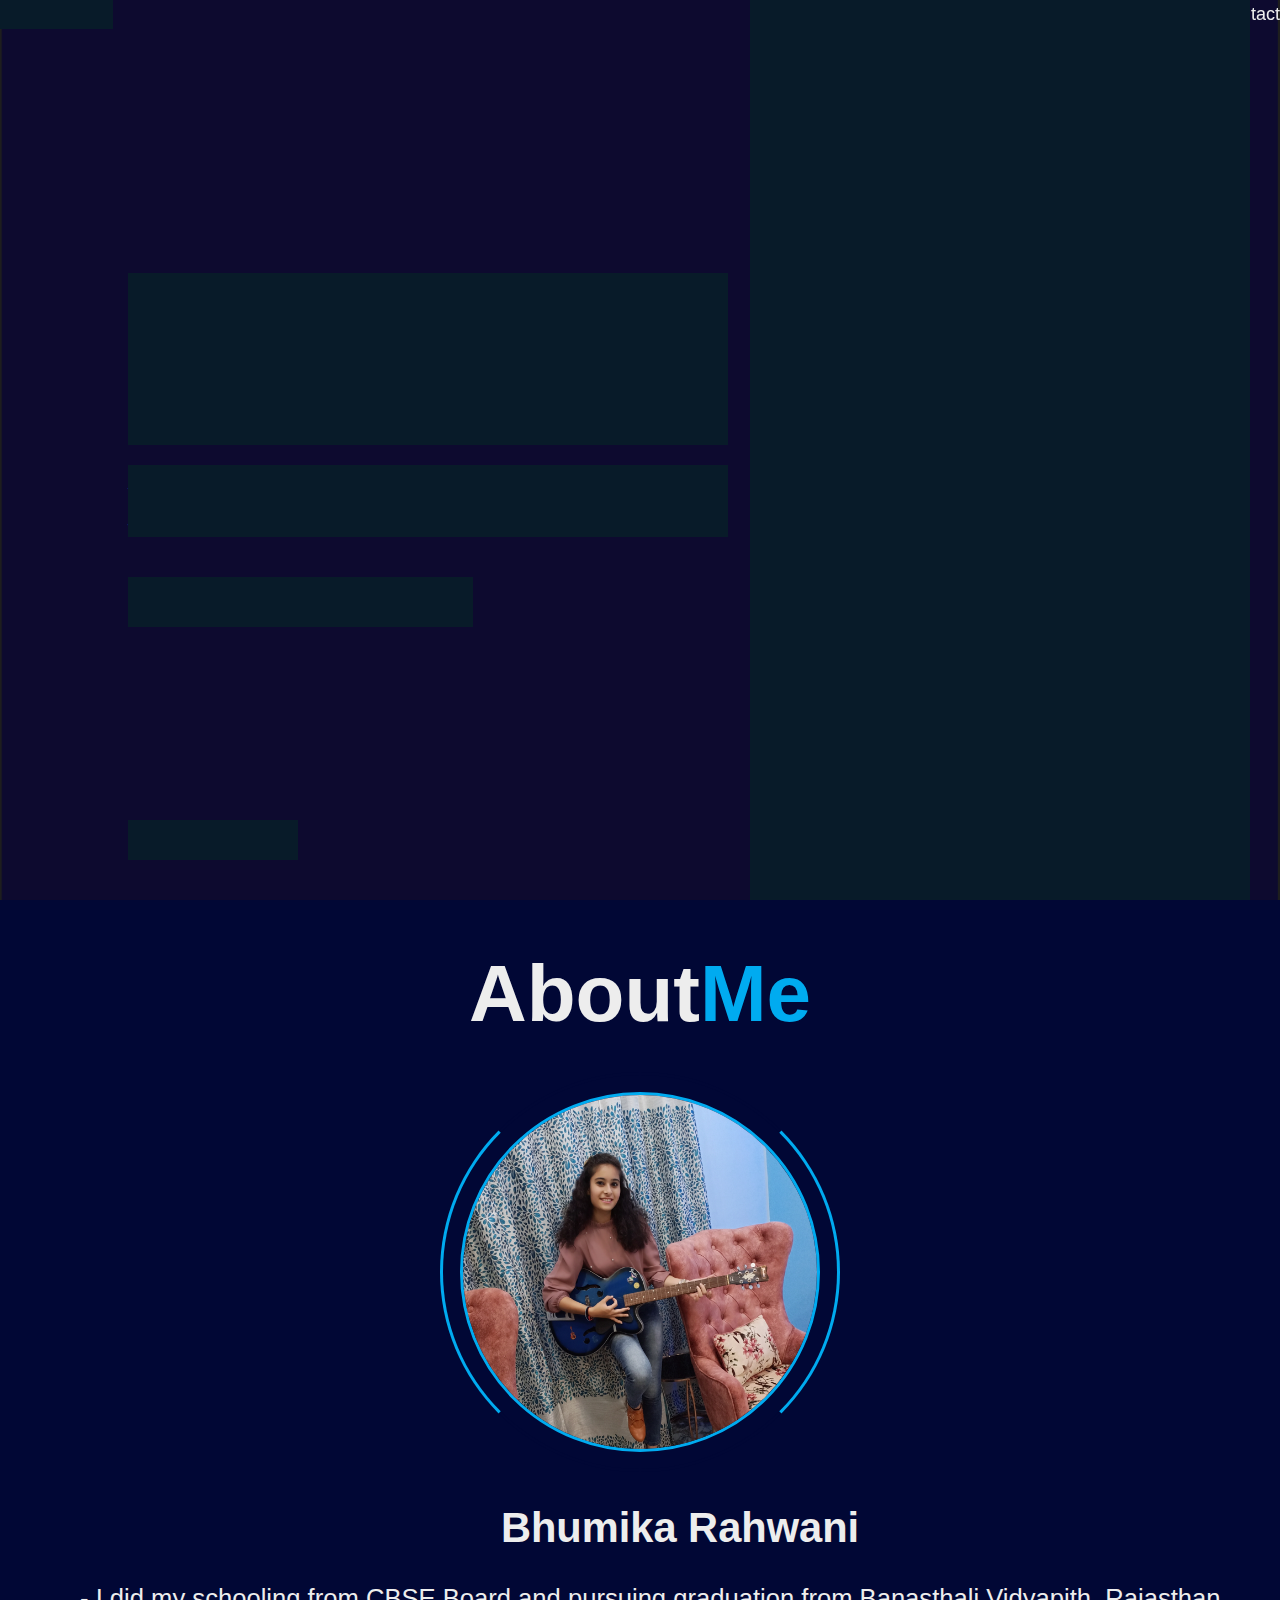
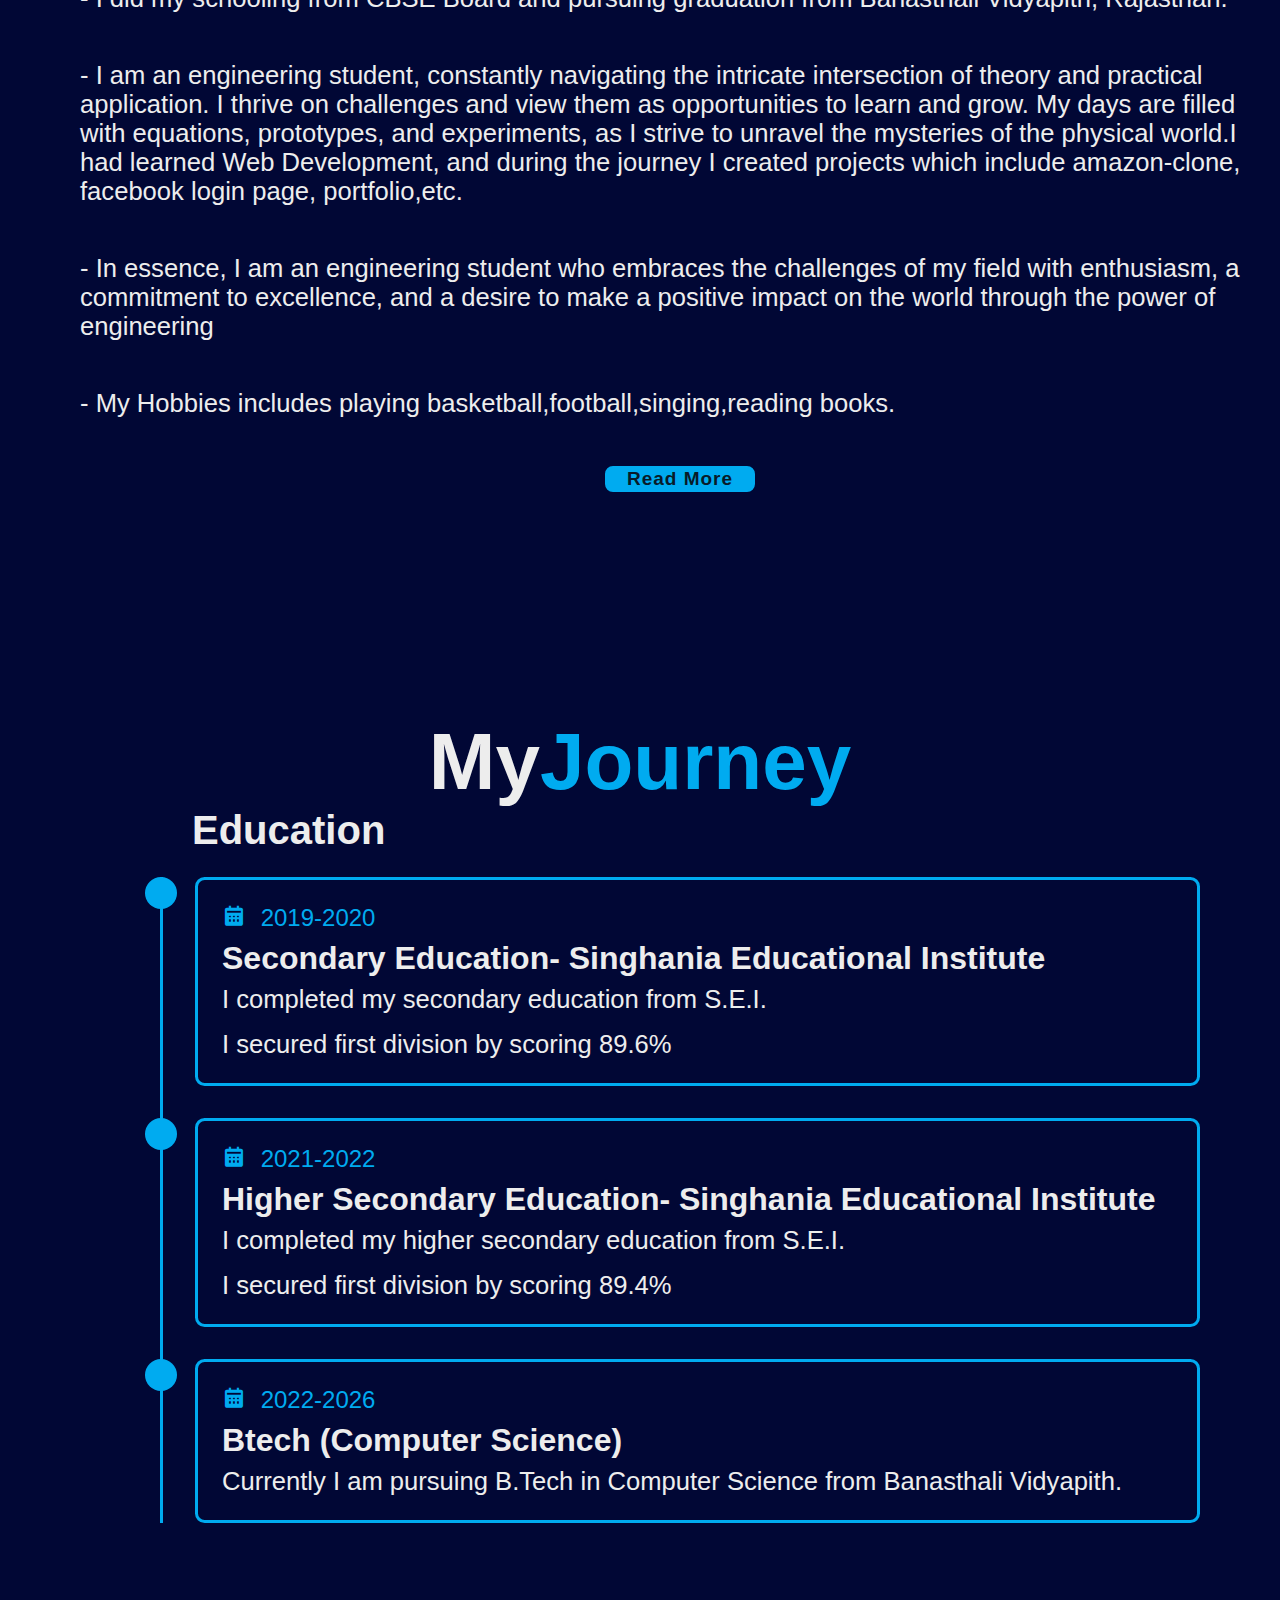
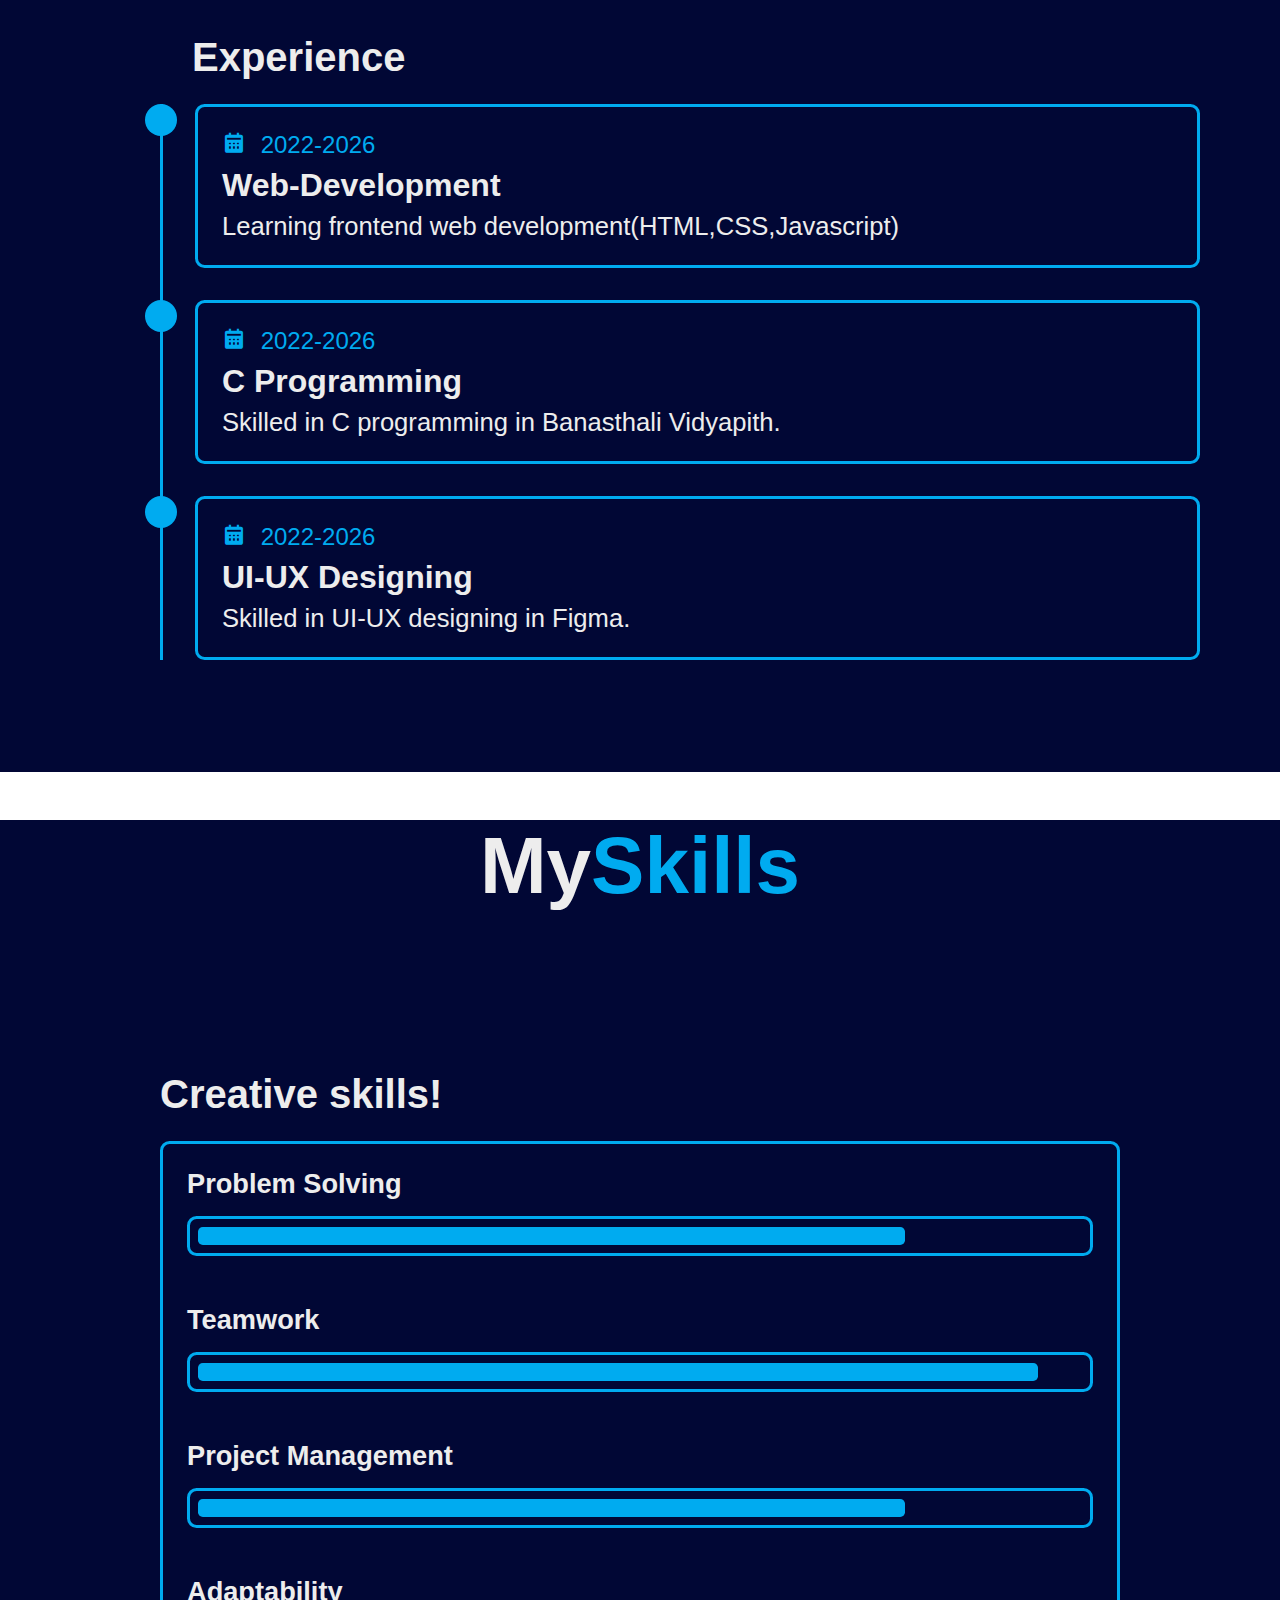
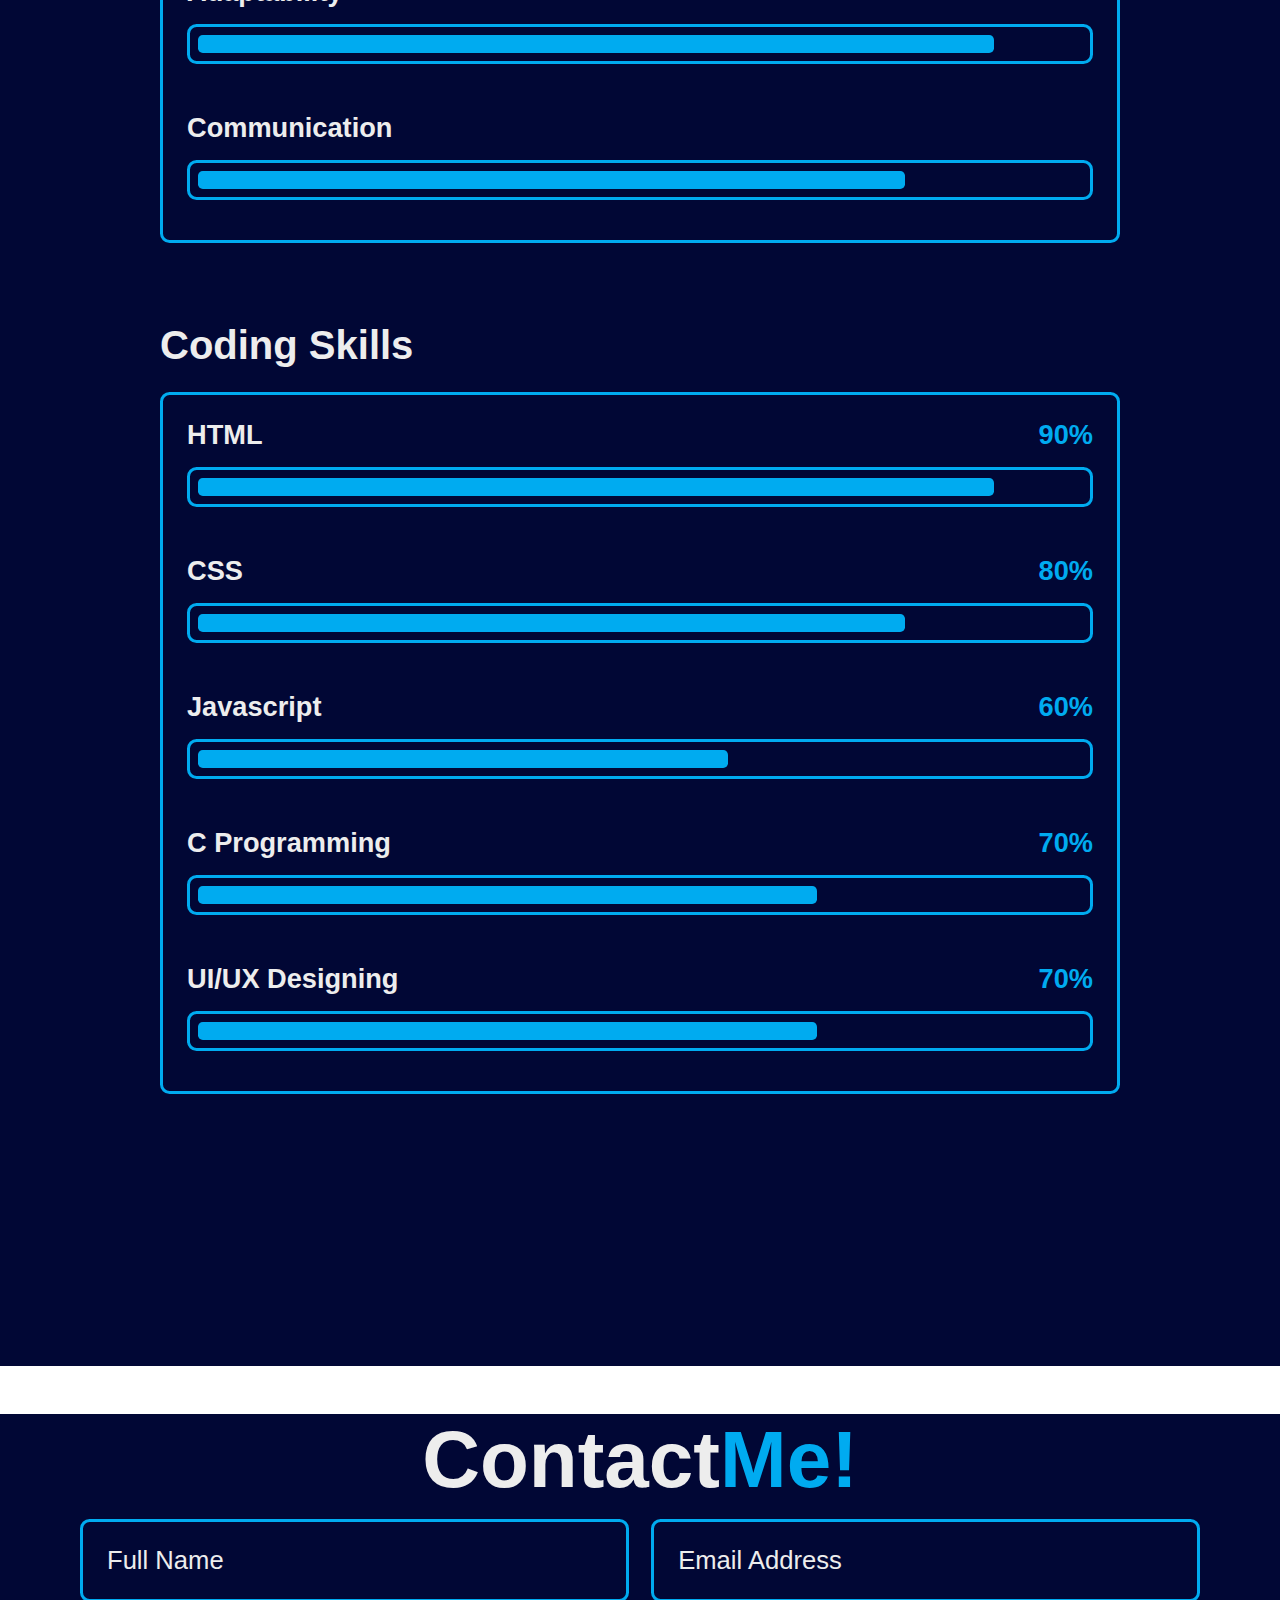
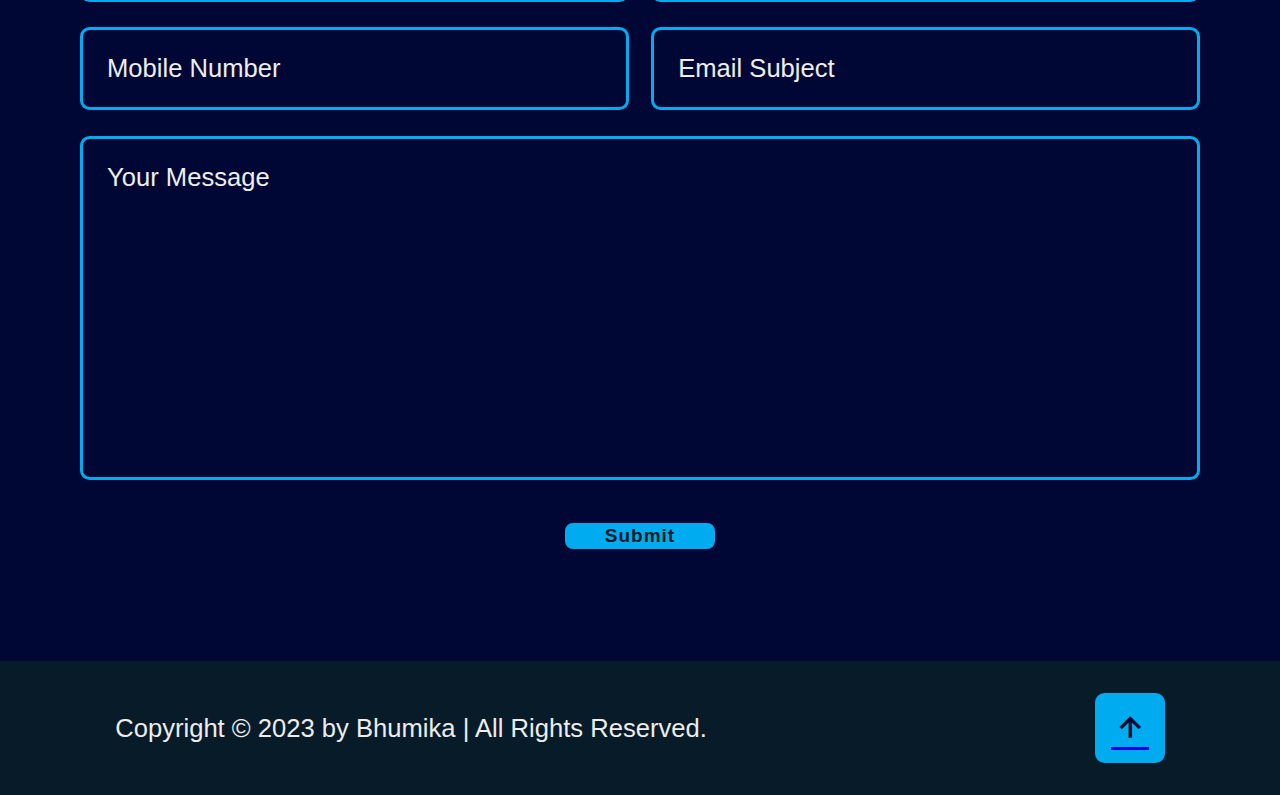
<file: index.html>
<!DOCTYPE html>
<html lang="en">
<head>
    <meta charset="UTF-8">
    <meta name="viewport" content="width=device-width, initial-scale=1.0">
    <title>Portfolio</title>
    <link rel="stylesheet" href="style.css">
    <link href='https://unpkg.com/boxicons@2.1.4/css/boxicons.min.css' rel='stylesheet'>
</head>
<body>
    <header class="header">
        <a href="#" class="logo">Bhumika.</a>
        <nav class="navbar">
            <a href="#home" class="active">Home</a>
            <a href="#about">About</a>
            <a href="#education">Education</a>
            <a href="#skills">Skills</a>
            <a href="#contact">Contact</a>
        </nav>
    </header>
    <section class="home">
        <div class="home-content">
            <h1>Hi, I'm Bhumika Rahwani</h1>
            <h3>Software Developer</h3>
            <p>I am a dedicated and enthusiastic computer science student with a strong passion for technology and problem-solving. Currently pursuing my B.Tech degree in Computer Science, I have embarked on a journey to explore and understand the vast and ever-evolving world of computing.</p>
            <div class="button-box">
                <a href="#">Hire Me</a>
                <a href="#">Let's Talk</a>
            </div>
        </div>
        <div class="home-sci">
            <a href="https://github.com/BhumikaRahwani?tab=repositories"><i class='bx bxl-github'></i></a>
            <a href="https://www.instagram.com/bhumikarahwani_01/?next=%2F&hl=en"><i class='bx bxl-instagram' ></i></a>
            <a href="https://www.linkedin.com/in/bhumika-rahwani-b34359260/"><i class='bx bxl-linkedin' ></i></a>
        </div>
        <span class="home-imghover"></span>
    </section>
    <section class="about" id="about">
        <h2 class="heading">About<span>Me</span></h2>
        <div class="about-img">
            <img src="img/Screenshot 2023-10-03 152716.png" alt="">
            <span class="circle-spin"></span>
        </div>
        <div class="about-content">
            <h3>Bhumika Rahwani</h3>
            <p>- I did my schooling from CBSE Board and pursuing graduation from Banasthali Vidyapith, Rajasthan.</p>
            <p>- I am an engineering student, constantly navigating the intricate intersection of theory and practical application. I thrive on challenges and view them as opportunities to learn and grow. My days are filled with equations, prototypes, and experiments, as I strive to unravel the mysteries of the physical world.I had learned Web Development, and during the journey I created projects which include amazon-clone, facebook login page, portfolio,etc.</p>
            <p>- In essence, I am an engineering student who embraces the challenges of my field with enthusiasm, a commitment to excellence, and a desire to make a positive impact on the world through the power of engineering</p>
            <p>- My Hobbies includes playing basketball,football,singing,reading books.</p>
            <div class="button-box">
                <a href="#" class="btn">Read More</a>
            </div>
        </div>
    </section>
    <section class="education" id="education">
        <h2 class="heading">My<span>Journey</span></h2>
        <div class="education-row">
            <div class="education-column">
                <h3 class="title">Education</h3>
                <div class="education-box">
                    <div class="education-content">
                        <div class="content">
                            <div class="year"><i class='bx bxs-calendar'></i> 2019-2020</div>
                            <h3>Secondary Education- Singhania Educational Institute</h3>
                            <p>I completed my secondary education from S.E.I.<p>
                            <p>I secured first division by scoring 89.6%</p>
                        </div>
                    </div>
                    <div class="education-content">
                        <div class="content">
                            <div class="year"><i class='bx bxs-calendar'></i> 2021-2022</div>
                            <h3>Higher Secondary Education- Singhania Educational Institute</h3>
                            <p>I completed my higher secondary education from S.E.I.<p>
                            <p>I secured first division by scoring 89.4%</p>
                        </div>
                    </div>
                    <div class="education-content">
                        <div class="content">
                            <div class="year"><i class='bx bxs-calendar'></i> 2022-2026</div>
                            <h3>Btech (Computer Science)</h3>
                            <p>Currently I am pursuing B.Tech in Computer Science from Banasthali Vidyapith.</p>
                        </div>
                    </div>
                </div>
            </div>
            <div class="education-column">
                <h3 class="title">Experience</h3>
                <div class="education-box">
                    <div class="education-content">
                        <div class="content">
                            <div class="year"><i class='bx bxs-calendar'></i> 2022-2026</div>
                            <h3>Web-Development</h3>
                            <p>Learning frontend web development(HTML,CSS,Javascript)</p>
                        </div>
                    </div>
                    <div class="education-content">
                        <div class="content">
                            <div class="year"><i class='bx bxs-calendar'></i> 2022-2026</div>
                            <h3>C Programming</h3>
                            <p>Skilled in C programming in Banasthali Vidyapith.</p>
                        </div>
                    </div>
                    <div class="education-content">
                        <div class="content">
                            <div class="year"><i class='bx bxs-calendar'></i> 2022-2026</div>
                            <h3>UI-UX Designing</h3>
                            <p>Skilled in UI-UX designing in Figma.</p>
                        </div>
                    </div>
                </div>
            </div>
        </div>
    </section>
    <section class="skills" id="skills">
        <h2 class="heading">My<span>Skills</span></h2>
        <div class="skills-row">
            <div class="skills-column">
                <h3 class="title">Creative skills!</h3>
                <div class="skills-box">
                    <div class="skills-content">
                        <div class="progress">
                            <h3>Problem Solving</h3>
                            <div class="bar"><span></span></div>
                        </div>
                        <div class="progress">
                            <h3>Teamwork</h3>
                            <div class="bar"><span></span></div>
                        </div>
                        <div class="progress">
                            <h3>Project Management</h3>
                            <div class="bar"><span></span></div>
                        </div>
                        <div class="progress">
                            <h3>Adaptability</h3>
                            <div class="bar"><span></span></div>
                        </div>
                        <div class="progress">
                            <h3>Communication</h3>
                            <div class="bar"><span></span></div>
                        </div>
                    </div>
                </div>
            </div>
            <div class="skills-column">
                <h3 class="title">Coding Skills</h3>
                <div class="skills-box">
                    <div class="skills-content">
                        <div class="progress">
                            <h3>HTML<span>90%</span></h3>
                            <div class="bar"><span></span></div>
                        </div>

                        <div class="progress">
                            <h3>CSS<span>80%</span></h3>
                            <div class="bar"><span></span></div>
                        </div>

                        <div class="progress">
                            <h3>Javascript<span>60%</span></h3>
                            <div class="bar"><span></span></div>
                        </div>

                        <div class="progress">
                            <h3>C Programming<span>70%</span></h3>
                            <div class="bar"><span></span></div>
                        </div>

                        <div class="progress">
                            <h3>UI/UX Designing<span>70%</span></h3>
                            <div class="bar"><span></span></div>
                        </div>
                    </div>
                </div>
            </div>
        </div>
    </section>
    <section class="contact" id="contact">
        <h2 class="heading">Contact<span>Me!</span></h2>
        <form action="#">
            <div class="input-box">
                <div class="input-field">
                    <input type="text" placeholder="Full Name" required>
                    <span class="focus"></span>
                </div>
                <div class="input-field">
                    <input type="text" placeholder="Email Address" required>
                    <span class="focus"></span>
                </div>
            </div>
            <div class="input-box">
                <div class="input-field">
                    <input type="number" placeholder="Mobile Number" required>
                    <span class="focus"></span>
                </div>
                <div class="input-field">
                    <input type="text" placeholder="Email Subject" required>
                    <span class="focus"></span>
                </div>
            </div>
            <div class="textarea-field">
                <textarea name="" id="" cols="30" rows="10" placeholder="Your Message" required></textarea>
                <span class="focus"></span>
            </div>
            <div class="button-box">
                <button type="submit" class="btn">Submit</button>
            </div>
        </form>
    </section>
    <footer class="footer">
        <div class="footer-text">
            <p>Copyright &copy; 2023 by Bhumika | All Rights Reserved.</p>
        </div>
        <div class="footer-iconTop">
            <a href="#"><i class='bx bx-up-arrow-alt'></i></a>
        </div>
    </footer>
</body>
</html>
</file>
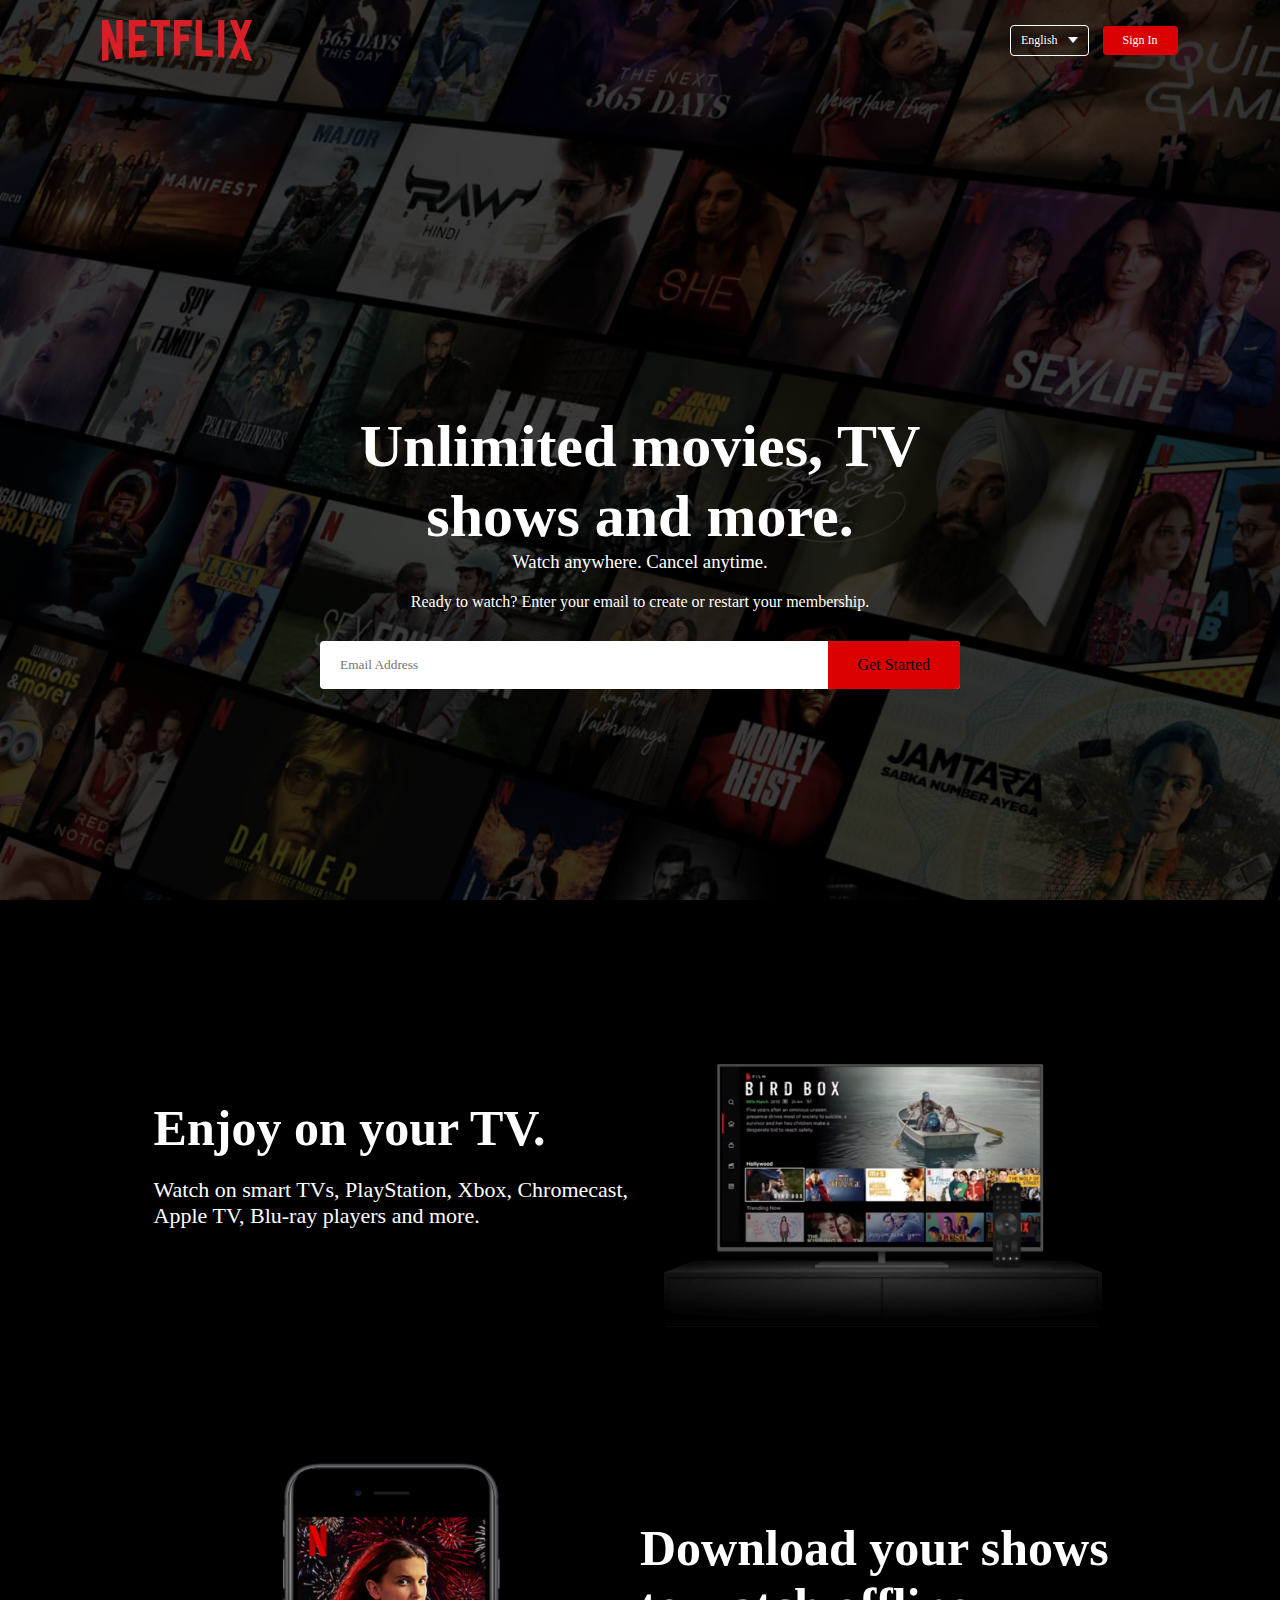
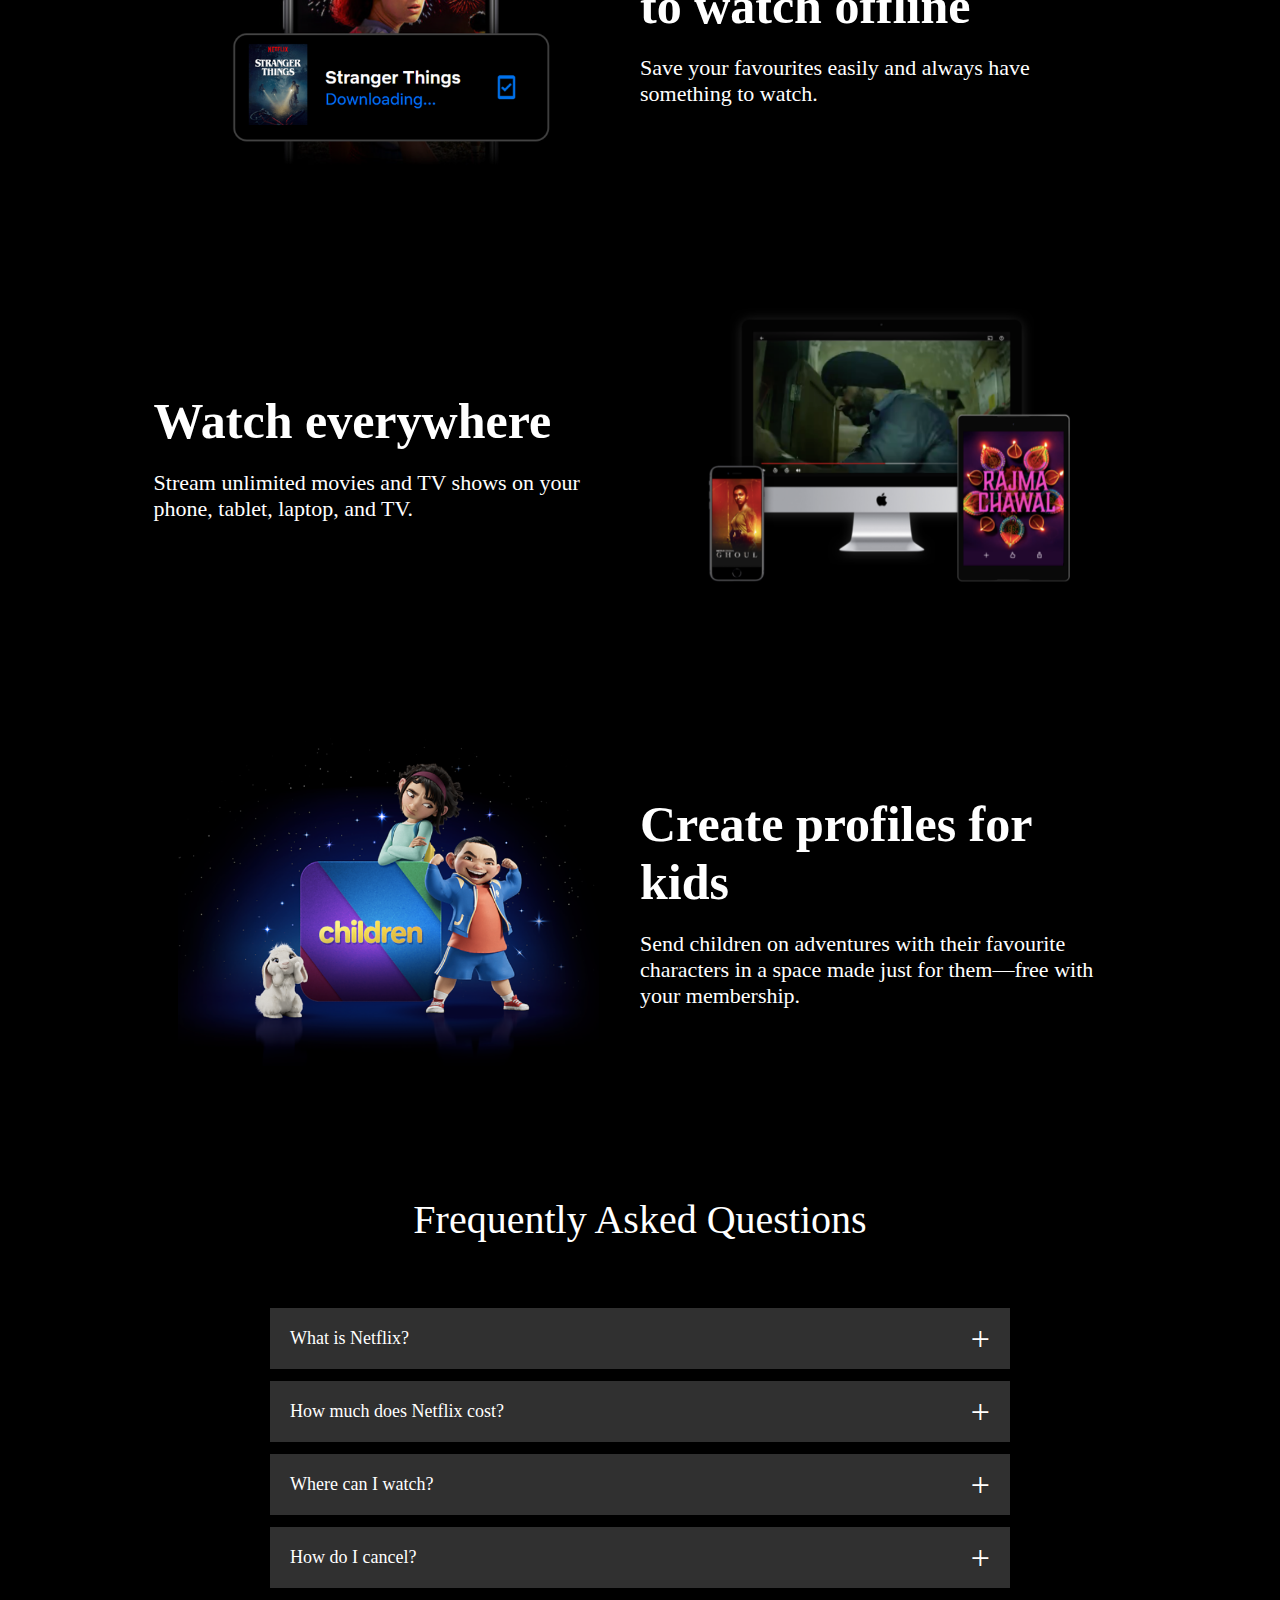
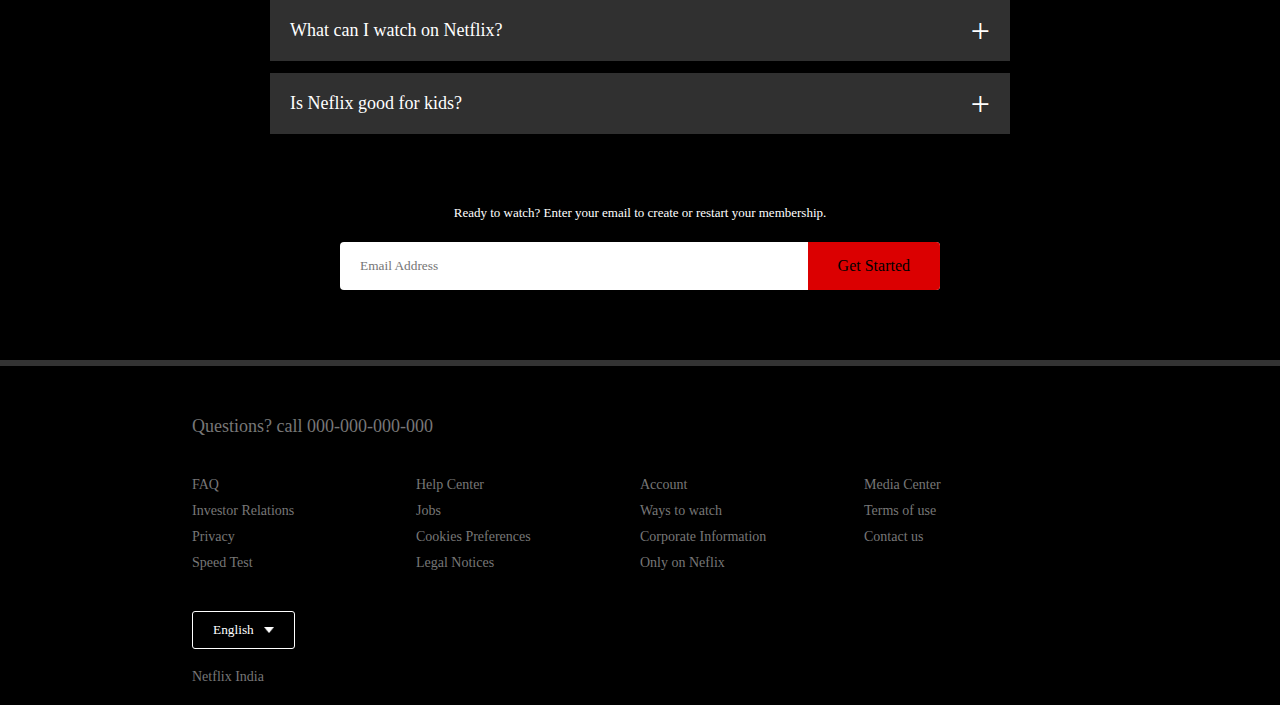
<file: index1.html>
<!DOCTYPE html>
<html lang="en">
<head>
    <meta charset="UTF-8">
    <meta name="viewport" content="width=device-width, initial-scale=1.0">
    <title>Netflix | Home Page</title>
    <link rel="stylesheet" href="style1.css">
</head>
<body>
    <div class="header">
        <nav>
            <img src="img/logo.png" class="logo">
            <div>
                <button class="language-btn">English<img src="img/down-icon.png" ></button>
                <button>Sign In</button>
            </div>
        </nav>
        <div class="header-content">
            <h1>Unlimited movies, TV shows and more.</h1>
            <h3>Watch anywhere. Cancel anytime.</h3>
            <p>Ready to watch? Enter your email to create or restart your membership.</p>
            <form class="email-signup">
                <input type="email" placeholder="Email Address" required>
                <button type="submit">Get Started</button>
            </form>
        </div>
    </div>
    <div class="features">
        <div class="row">
            <div class="text-col">
                <h2>Enjoy on your TV.</h2>
                <p>Watch on smart TVs, PlayStation, Xbox, Chromecast, Apple TV, Blu-ray players and more.</p>
            </div>
            <div class="img-col">
                <img src="img/feature-1.png">
            </div>
        </div>
        <div class="row">
            <div class="img-col">
                <img src="img/feature-2.png">
            </div>
            <div class="text-col">
                <h2>Download your shows to watch offline</h2>
                <p>Save your favourites easily and always have something to watch.</p>
            </div>
        </div>
        <div class="row">
            <div class="text-col">
                <h2>Watch everywhere</h2>
                <p>Stream unlimited movies and TV shows on your phone, tablet, laptop, and TV.</p>
            </div>
            <div class="img-col">
                <img src="img/feature-3.png">
            </div>
        </div>
        <div class="row">
            <div class="img-col">
                <img src="img/feature-4.png">
            </div>
            <div class="text-col">
                <h2>Create profiles for kids</h2>
                <p>Send children on adventures with their favourite characters in a space made just for them—free with your membership.</p>
            </div> 
        </div>
    </div>
    <div class="faq">
        <h2>Frequently Asked Questions</h2>
        <ul class="accordion">
            <li>
                <input type="radio" name="accordion" id="first">
                <label for="first">What is Netflix?</label>
                <div class="content">
                    <p>Netflix is a streaming service that offers a wide variety of award-winning TV shows, movies, anime, documentaries and more – on thousands of internet-connected devices.
                    <br>
                    You can watch as much as you want, whenever you want, without a single ad – all for one low monthly price. There's always something new to discover, and new TV shows and movies are added every week!</p>
                </div>
            </li>
            <li>
                <input type="radio" name="accordion" id="second">
                <label for="second">How much does Netflix cost?</label>
                <div class="content">
                    <p>Watch Netflix on your smartphone, tablet, Smart TV, laptop, or streaming device, all for one fixed monthly fee. Plans range from ₹ 149 to ₹ 649 a month. No extra costs, no contracts.</p>
                </div>
            </li>
            <li>
                <input type="radio" name="accordion" id="third">
                <label for="third">Where can I watch?</label>
                <div class="content">
                    <p>Watch anywhere, anytime. Sign in with your Netflix account to watch instantly on the web at netflix.com from your personal computer or on any internet-connected device that offers the Netflix app, including smart TVs, smartphones, tablets, streaming media players and game consoles.
                    <br>
                    You can also download your favourite shows with the iOS, Android, or Windows 10 app. Use downloads to watch while you're on the go and without an internet connection. Take Netflix with you anywhere.</p>
                </div>
            </li>
            <li>
                <input type="radio" name="accordion" id="fourth">
                <label for="fourth">How do I cancel?</label>
                <div class="content">
                    <p>Netflix is flexible. There are no annoying contracts and no commitments. You can easily cancel your account online in two clicks. There are no cancellation fees - start or stop your account anytime.</p>
                </div>
            </li>
            <li>
                <input type="radio" name="accordion" id="fifth">
                <label for="fifth">What can I watch on Netflix?</label>
                <div class="content">
                    <p>Netflix has an extensive library of feature films, documentaries, TV shows, anime, award-winning Netflix originals, and more. Watch as much as you want, anytime you want.</p>
                </div>
            </li>
            <li>
                <input type="radio" name="accordion" id="sixth">
                <label for="sixth">Is Neflix good for kids?</label>
                <div class="content">
                    <p>The Netflix Kids experience is included in your membership to give parents control while kids enjoy family-friendly TV shows and films in their own space.
                    <br>
                    Kids profiles come with PIN-protected parental controls that let you restrict the maturity rating of content kids can watch and block specific titles you don't want kids to see.</p>
                </div>
            </li>
        </ul>
        <small>Ready to watch? Enter your email to create or restart your membership.</small>
        <form class="email-signup">
            <input type="email" placeholder="Email Address" required>
            <button type="submit">Get Started</button>
        </form>
    </div>
    <div class="footer">
        <h2>Questions? call 000-000-000-000</h2>
        <div class="row">
            <div class="col">
                <a href="#">FAQ</a>
                <a href="#">Investor Relations</a>
                <a href="#">Privacy</a>
                <a href="#">Speed Test</a>
            </div>
            <div class="col">
                <a href="#">Help Center</a>
                <a href="#">Jobs</a>
                <a href="#">Cookies Preferences</a>
                <a href="#">Legal Notices</a>
            </div>
            <div class="col">
                <a href="#">Account</a>
                <a href="#">Ways to watch</a>
                <a href="#">Corporate Information</a>
                <a href="#">Only on Neflix</a>
            </div>
            <div class="col">
                <a href="#">Media Center</a>
                <a href="#">Terms of use</a>
                <a href="#">Contact us</a>
            </div>
        </div>
        <button class="language-btn">English<img src="img/down-icon.png" ></button>
        <p class="copyright-txt">Netflix India</p>
    </div>
</body>
</html>
</file>
<file: style.css>
*{
    margin:0;
    padding:0;
    box-sizing:border-box;
    font-family: 'poppins',sans-serif;
}

body{
    color:#ededed;
}

.header{
    position:fixed;
    top:0;
    left:0;
    width:100%;
    padding:20px,10%;
    background-color: transparent;
    display:flex;
    justify-content: space-between;
    align-items:center;
    z-index:100;
}

.logo{
    position: relative;
    font-size:25px;
    color:#ededed;
    text-decoration: none;
    font-weight: 600;
}

.logo::before{
    content: '';
    position: absolute;
    top:0;
    right:0;
    width:100%;
    height:100%;
    background: #081b29;
    animation: showRight 1s ease forwards;
    animation-duration: .4s;
}

.navbar a{
    font-size:18px;
    color:#ededed;
    text-decoration: none;
    font-weight: 500;
    margin-left: 35px;
    transition: .3s;
}

.navbar a:hover,
.navbar a.active{
    color: #00abf0;
}

.home{
    height:100vh;
    background:url('img/pic.png') no-repeat;
    background-size:cover;
    background-position: center;
    display:flex;
    align-items: center;
    padding:0 10%;
}

.home-content{
    max-width: 600px;
}

.home-content h1{
    position: relative;
    font-size: 56px;
    font-weight: 700;
    line-height: 1.2;
}

.home-content h1::before{
    content: '';
    position: absolute;
    top:0;
    right:0;
    width:100%;
    height:100%;
    background: #081b29;
    animation: showRight 1s ease forwards;
    animation-duration: 1s;
}

.home-content h3{
    position: relative;
    font-size: 32px;
    font-weight:700;
    color:#00abf0;
}

.home-content h3::before{
    content: '';
    position: absolute;
    top:0;
    right:0;
    width:100%;
    height:100%;
    background: #081b29;
    animation: showRight 1s ease forwards;
    animation-duration: 1.2s;
}

.home-content p{
    position: relative;
    font-size: 16px;
    margin: 20px 0 40px;
}

.home-content p::before{
    content: '';
    position: absolute;
    top:0;
    right:0;
    width:100%;
    height:100%;
    background: #081b29;
    animation: showRight 1s ease forwards;
    animation-duration: 1.6s;
}


.home-content .button-box{
    position: relative;
    display:flex;
    justify-content: space-between;
    width: 345px;
    height:50px;
}

.home-content .button-box::before{
    content: '';
    position: absolute;
    top:0;
    right:0;
    width:100%;
    height:100%;
    background: #081b29;
    animation: showRight 1s ease forwards;
    animation-duration: 1s;
    z-index: 2;
}


.button-box a{
    position: relative;
    display: inline-flex;
    justify-content: center;
    align-items: center;
    width: 150px;
    height:100%;
    background: #00abf0;
    border: 2px solid #00abf0;
    border-radius: 8px;
    font-size: 19px;
    color: #081b29;
    text-decoration: none;
    font-weight: 600;
    letter-spacing: 1px;
    z-index: 1;
    overflow: hidden;
    transition: .5s;
}

.button-box a:hover{
    color:#00abf0;
}

.button-box a:nth-child(2){
    background: transparent;
    color: #00abf0;
}

.button-box a:nth-child(2):hover{
    color:#081b29;
}

.button-box a:nth-child(2)::before{
    background: #00abf0;
}

.button-box a::before{
    content: '';
    position: absolute;
    top:0;
    width:0;
    height: 100%;
    background-color:#081b29;
    z-index:-1;
    transition: .5s;
}

.button-box a:hover::before{
    width:100%;
}

.home-sci{
    position: absolute;
    bottom: 40px;
    width:170px;
    display: flex;
    justify-content: space-between;
}

.home-sci a{
    position: relative;
    display: inline-flex;
    justify-content: center;
    align-items: center;
    width:40px;
    height: 40px;
    background: transparent;
    border:2px solid #00abf0;
    border-radius: 50%;
    font-size: 20px;
    color:#00abf0;
    text-decoration: none;
    z-index: 1;
}

.home-sci::before{
    content: '';
    position: absolute;
    top:0;
    right:0;
    width:100%;
    height:100%;
    background: #081b29;
    animation: showRight 1s ease forwards;
    animation-duration: 2.5s;
    z-index: 2;
}

.home-sci a::before{
    content: '';
    position: absolute;
    top:0;
    left:0;
    width:0;
    height: 100%;
    background: #081b29;
    z-index:-1;
    transition: .5s;
}

.home-sci a:hover::before{
    width:100%;
}

.home-imghover{
    position: absolute;
    top:0;
    right:30px;
    width:500px;
    height:100%;
    background: transparent;
    transition: 3s;
    animation: maniActiveHover .1s forwards;
    animation-duration: 4s;
    pointer-events: none;
}


.home-imghover:hover{
    background: #081b29;
    opacity: .8;
}

.home-imghover::after{
    content: '';
    position: absolute;
    top:0;
    right:0;
    width:100%;
    height:100%;
    background: #081b29;
    animation: showRight 1s ease forwards;
    animation-duration: 3s;
    z-index: 100;
}

/*keyframes animations*/
@keyframes showRight{
    100%{
        width:0;
    }
}
@keyframes maniActiveHover{
    100%{
        pointer-events: auto;
    }
}

.about{
    display:flex;
    justify-content: center;
    align-items: center;
    flex-direction: column;
    gap:2rem;
    background: #010735;
    padding-bottom: 6rem;
}

.heading{
    font-size: 5rem;
    margin-top: 3rem;
    text-align: center;
}

span{
    color: #00abf0;
}

.about-img{
    position: relative;
    width: 25rem;
    height: 25rem;
    border-radius: 50%;
    display: flex;
    justify-content: center;
    align-items: center;
}

.about-img img{
    width:90%;
    height:90%;
    border-radius: 50%;
    border:.2rem solid #00abf0;
    object-fit:cover;
}

.about-img .circle-spin{
    position: absolute;
    top: 50%;
    left:50%;
    transform: translate(-50%, -50%) rotate(0);
    width:100%;
    height: 100%;
    border-radius: 50%;
    border-top: .2rem solid #010735;
    border-bottom: .2rem solid #010735 ;
    border-left: .2rem solid #00abf0;
    border-right: .2rem solid #00abf0;
}

.about-content{
    text-align: center;
    padding-left: 5rem;
}

.about-content h3{
    font-size: 2.6rem;
}

.about-content p{
    text-align: left;
    font-size: 1.6rem;
    margin: 2rem 0 3rem;
}

.education{
    background: #010735;
    justify-content: center;
    align-items: center;
    flex-direction: column;
    min-height: auto;
    padding-bottom: 5rem;
    padding: 5rem;
}

.education .education-row{
    display: flex;
    flex-wrap: wrap;
    gap:5rem;
}

.education-row .education-column{
    flex:1 1 40rem;
    padding-left: 5rem;
}

.education-column .title{
    font-size: 2.5rem;
    margin: 0 0 1.5rem 2rem;
    
}

.education-column .education-box{
    border-left: .2rem solid #00abf0;

}

.education-box .education-content{
    position: relative;
    padding-left: 2rem;
}

.education-box .education-content::before{
    content: '';
    position: absolute;
    top:0;
    left:-1.1rem;
    width:2rem;
    height:2rem;
    background: #00abf0;
    border-radius: 50%;
}

.education-content .content{
    position: relative;
    padding: 1.5rem;
    border: .2rem solid #00abf0;
    border-radius: .6rem;
    margin-bottom: 2rem;
    overflow: hidden;
}

.education-content .content::before{
    content: '';
    position: absolute;
    top:0;
    left:0;
    width:0;
    height:100%;
    background: #2d346c51;
    z-index: 1;
    transition: .5s;
}

.education-content .content:hover::before{
    width:100%;
}

.education-content .content .year{
    font-size: 1.5rem;
    color: #00abf0;
    padding-bottom: .5rem;
}

.education-content .content .year i{
    padding-right: .5rem;
}

.education-content .content h3{
    font-size: 2rem;
}

.education-content .content p{
    font-size: 1.6rem;
    padding-top: .5rem;
}

.skills{
    min-height: auto; 
    padding-bottom: 7rem; 
    background: #010735;
} 

.skills .skills-row{
    display: flex;
    flex-wrap: wrap;
    padding:10rem;
    gap:5rem;
}

.skills-row .skills-column{
    flex:1 1 40rem;
}

.skills-column .title{
    font-size: 2.5rem;
    margin:0 0 1.5rem;
}

.skills-box .skills-content{
    position: relative;
    border: .2rem solid #00abf0;
    border-radius: .6rem;
    padding: .5rem 1.5rem;
    z-index: 1;
    overflow: hidden;
}

.skills-box .skills-content::before{
    content: '';
    position: absolute;
    top:0;
    left:0;
    width:0;
    height: 100%;
    background: #050e539f;
    z-index: -1;
    transition: .5s;
}

.skills-box .skills-content:hover::before{
    width: 100%;
}
.skills-content .progress{
    padding: 1rem 0;
}

.skills-content .progress h3{
    font-size: 1.7rem;
    display: flex;
    justify-content: space-between;
}

.skills-content .progress h3 span{
    color:#00abf0;
}

.skills-content .progress .bar{
    height: 2.5rem;
    border-radius: .6rem;
    border:.2rem solid #00abf0;
    padding: .5rem;
    margin:1rem 0;
}

.skills-content .progress .bar span{
    display: block;
    height: 100%;
    border-radius: .3rem;
    background: #00abf0;
}

.skills-column:nth-child(1) .skills-content .progress:nth-child(1) .bar span{
    width:80%;
}
.skills-column:nth-child(1) .skills-content .progress:nth-child(2) .bar span{
    width:95%;
}
.skills-column:nth-child(1) .skills-content .progress:nth-child(3) .bar span{
    width:80%;
}
.skills-column:nth-child(1) .skills-content .progress:nth-child(4) .bar span{
    width:90%;
}
.skills-column:nth-child(1) .skills-content .progress:nth-child(5) .bar span{
    width:80%;
}


.skills-column:nth-child(2) .skills-content .progress:nth-child(1) .bar span{
    width:90%;
}
.skills-column:nth-child(2) .skills-content .progress:nth-child(2) .bar span{
    width:80%;
}
.skills-column:nth-child(2) .skills-content .progress:nth-child(3) .bar span{
    width:60%;
}
.skills-column:nth-child(2) .skills-content .progress:nth-child(4) .bar span{
    width:70%;
}
.skills-column:nth-child(2) .skills-content .progress:nth-child(5) .bar span{
    width:70%;
}

.button-box .btn{
    position: relative;
    display: inline-flex;
    justify-content: center;
    align-items: center;
    width: 150px;
    height:100%;
    background: #00abf0;
    border: 2px solid #00abf0;
    border-radius: 8px;
    font-size: 19px;
    color: #081b29;
    text-decoration: none;
    font-weight: 600;
    letter-spacing: 1px;
    z-index: 1;
    overflow: hidden;
    transition: .5s;
}

.button-box .btn:hover{
    color:#00abf0;
}

.button-box .btn::before{
    content: '';
    position: absolute;
    top:0;
    width:0;
    height: 100%;
    background-color:#081b29;
    z-index:-1;
    transition: .5s;
}

.button-box .btn:hover::before{
    width:100%;
}
.contact{
    min-height: auto;
    padding-bottom: 7rem;
    background: #010735;
}

.contact form{
    max-width: 70rem;
    margin: 0 auto;
    text-align: center;
}

.contact form .input-box{
    position: relative;
    display: flex;
    justify-content: space-between;
    flex-wrap: wrap;
}

.contact form .input-box .input-field{
    position: relative;
    width:49%;
    margin:.8rem 0;
}

.contact form .input-box .input-field input,
.contact form .textarea-field textarea{
    width:100%;
    height:100%;
    padding:1.5rem;
    font-size: 1.6rem;
    color:#ededed;
    background:#010735;
    border-radius: .6rem;
    border:.2rem solid #00abf0;
}

.contact form .input-box .input-field input::placeholder,
.contact form .textarea-field textarea::placeholder{
    color:#ededed;
}

.contact form .textarea-field{
    position: relative;
    margin: .8rem 0 2.7rem;
    display: flex;
}

.contact form .textarea-field textarea{
    resize:none;
}
.contact form .button-box.btns .btn{
    cursor: pointer;
}

.footer{
    display: flex;
    justify-content: space-between;
    align-items: center;
    flex-wrap: wrap;
    padding: 2rem 9%;
    background: #081b29;
} 
.footer-text p{
    font-size: 1.6rem;
}
.footer-iconTop a{
    position: relative;
    display: inline-flex;
    justify-content: center;
    align-items: center;
    padding: .8rem;
    background: #00abf0;
    border: .2rem solid #00abf0;
    border-radius: .6rem;
}
.footer-iconTop a i{
    font-size: 2.4rem;
    color: #010735;
}
.footer-iconTop a:hover{
    color: #00abf0;
}
</file>
<file: style1.css>
*{
  margin:0;
  padding: 0;
  font-family:Cambria, Cochin, Georgia, Times, 'Times New Roman', serif;
  box-sizing: border-box;  
}
body{
    background: #000;
    color:#fff;
}
.header{
    width:100%;
    height: 100vh;
    background-image: linear-gradient(rgba(0,0,0,0.7),rgba(0,0,0,0.7)),url(img/header-image.png);
    background-size: cover;
    background-position: center;
    padding: 10px 8%;
    position: relative;
}
nav{
    display: flex;
    align-items: center;
    justify-content: space-between;
    padding: 10px 0;
}
.logo{
    width:150px;
    cursor:pointer;
}
nav button{
    border: 0;
    outline: 0;
    background: #db0001;
    color: #fff;
    padding: 7px 20px;
    font-size: 12px;
    border-radius: 4px;
    margin-left: 10px;
    cursor: pointer;
}
.language-btn{
    display: inline-flex;
    align-items: center;
    background: transparent;
    border: 1px solid #fff;
    padding: 7px 10px;
}
.language-btn img{
    width: 10px;
    margin-left: 10px;
}
.header-content{
    position: absolute;
    top:50%;
    left:50%;
    transform: translate(-50%,-50%);
    text-align: center;
    margin-top: 100px;
}
.header-content h1{
    font-size: 60px;
    line-height: 70px;
    font-weight: 600;
    max-width: 650px;
}
.header-content h3{
    font-weight: 400;
    margin-bottom: 20px;
}
.email-signup{
    background: #fff;
    border-radius: 4px;
    display: flex;
    align-items: center;
    margin-top: 30px;
    overflow: hidden;
}
.email-signup input{
    flex: 1;
    border: 0;
    outline: 0;
    margin-left: 20px;
}
.email-signup button{
    background: #db0001;
    border: 0;
    outline: 0;
    color: 16px;
    font-size: 16px;
    cursor: pointer;
    padding: 15px 30px;
}
.features{
    padding: 50px 12%;
    font-size: 22px;
}
.row{
    display: flex;
    width:100%;
    align-items: center;
    flex-wrap: wrap;
    padding: 50px 0;
}
.text-col{
    flex-basis: 50%;
    margin-bottom: 20px;
}
.img-col{
    flex-basis: 50%;
    margin-bottom: 20px;
}
.img-col img{
    display: block;
    width: 90%;
    margin: auto;
}
.features h2{
    font-size: 50px;
    font-weight: 600;
    margin-bottom: 20px;
}
.faq{
    padding: 10px 12%;
    text-align: center;
    font-size: 18px;
}
.faq h2{
    font-weight: 500;
    font-size: 40px;
}
.accordion{
    margin:60px auto;
    width:100%;
    max-width: 750px;
}
.accordion li{
    list-style: none;
    width:100%;
    padding: 5px;
}
.accordion li label{
    display: flex;
    align-items: center;
    padding: 20px;
    font-size: 18px;
    font-weight: 500;
    background: #303030;
    margin-bottom: 2px;
    cursor: pointer;
    position: relative;
}
label::after{
    content: '+';
    font-size: 34px;
    position: absolute;
    right: 20px;
    transition: transform 0.5s;
}
input[type="radio"]{
    display: none;
}
.accordion .content{
    background: #303030;
    text-align: left;
    padding: 0 20px;
    max-height: 0;
    overflow: hidden;
    transition: max-height 0.5s, padding 0.5s;
}
.accordion input[type="radio"]:checked + label + .content{
    max-height: 600px;
    padding: 30px 20px;
}
.accordion input[type="radio"]:checked + label::after{
    transform: rotate(135deg);
}
.faq .email-signup{
    max-width: 600px;
    margin: 20px auto 60px;
}
.faq small{
    font-size: 13px;
}
.footer{
    padding: 50px 15% 10px;
    border-top: 6px solid #333;
    color: #777;
}
.footer h2{
    font-size: 18px;
    font-weight: 400;
    margin-bottom: 30px;
}
.footer .col{
    flex-basis: 25%;
    flex-grow: 1;
    margin-bottom: 20px;
}
.footer .col a{
    display: block;
    text-decoration: none;
    color: #777;
    font-size: 14px;
    margin-bottom: 10px;   
}
.footer .row{
    align-items:flex-start;
    padding: 10px 0;
}
.footer .language-btn{
    color: #fff;
    padding: 10px 20px;
    border-radius: 3px;
}
.copyright-txt{
    font-size: 14px;
    margin-top: 20px;
    margin-bottom: 10px;
}
</file>
